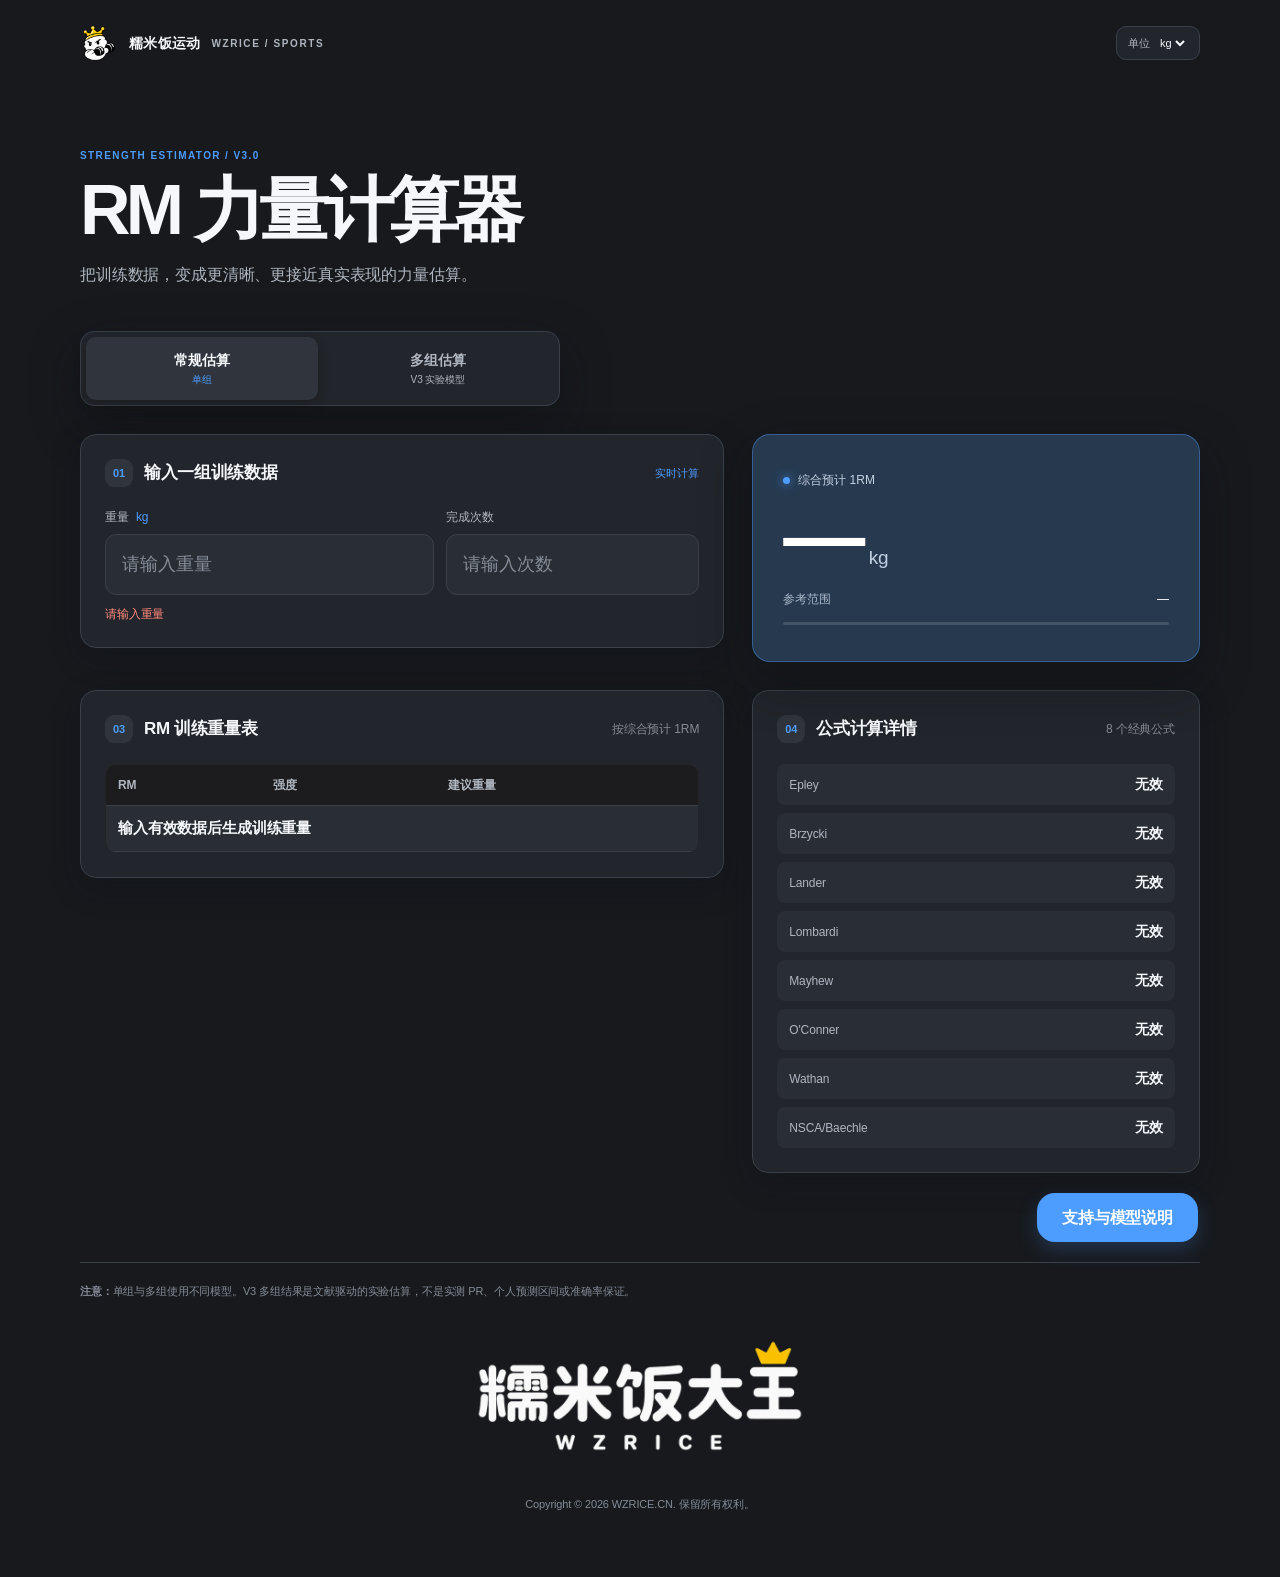
<file: rm-calculator/index.html>
<!doctype html>
<html lang="zh-CN">
  <head>
    <meta charset="UTF-8" />
    <meta name="viewport" content="width=device-width, initial-scale=1, maximum-scale=1, user-scalable=no" />
    <meta name="theme-color" content="#101315" />
    <title>RM 力量计算器 · 糯米饭运动</title>
    <link rel="icon" type="image/png" href="./favicon.png?v=20260926" />
    <link rel="apple-touch-icon" href="./apple-touch-icon.png" />
    <link rel="stylesheet" href="./styles.css" />
    <link rel="stylesheet" href="./rm-overrides.css" />
    <link rel="stylesheet" href="./minimal.css" />
    <link rel="stylesheet" href="./apple-blue.css" />
    <link rel="stylesheet" href="./rebuild.css" />
    <link rel="stylesheet" href="./final-colors.css" />
    <link rel="stylesheet" href="./brand-final.css" />
    <link rel="stylesheet" href="./footer-logo.css" />
    <link rel="stylesheet" href="./support-entry.css" />
    <link rel="stylesheet" href="./layout-v3.css?v=20260927-1" />
  </head>
  <body>
    <main class="shell">
      <header class="topbar">
        <div class="brand"><img class="brand-logo" src="./sports-logo.webp" alt="糯米饭运动" /><span class="brand-cn">糯米饭运动</span><span class="brand-en">WZRICE / SPORTS</span></div>
        <div class="top-controls">
          <label class="compact-select"><span>单位</span><select id="unit"><option value="kg">kg</option><option value="lb">lb</option></select></label>
        </div>
      </header>

      <section class="hero">
        <div>
          <p class="eyebrow">STRENGTH ESTIMATOR / V3.0</p>
          <h1>RM 力量计算器</h1>
          <p class="hero-copy">把训练数据，变成更清晰、更接近真实表现的力量估算。</p>
        </div>
        <div class="hero-orbit"><span>RM</span><i></i><b></b></div>
      </section>

      <nav class="mode-switch" aria-label="计算模式">
        <button class="mode active" data-mode="single">常规估算 <small>单组</small></button>
        <button class="mode" data-mode="multi">多组估算 <small>V3 实验模型</small></button>
      </nav>

      <div class="calculator-layout">
        <div class="input-column">
          <section id="single-panel" class="panel">
            <div class="panel-heading"><div><span class="step">01</span><h2>输入一组训练数据</h2></div><span class="live-pill">实时计算</span></div>
            <div class="input-grid single-grid">
              <label class="field field-wide"><span>重量 <em id="single-weight-unit">kg</em></span><input id="single-weight" type="number" min="0" step="0.1" placeholder="请输入重量" /></label>
              <label class="field"><span>完成次数</span><input id="single-reps" type="number" min="1" max="30" step="1" placeholder="请输入次数" /></label>
            </div>
            <p id="single-error" class="error" role="alert"></p>
          </section>

          <section id="multi-panel" class="panel hidden">
            <div class="panel-heading"><div><span class="step">01</span><h2>记录正式训练组</h2></div><div class="multi-actions"><button id="reset-multi" class="button reset">重置</button></div></div>
            <p class="helper">仅填写同一动作、同一重量的 2～8 个正式组。默认只需判断最后一组的剩余余力。</p>
            <div class="input-grid multi-session-grid">
              <label class="field"><span>统一重量 <em id="multi-weight-unit">kg</em></span><input id="multi-weight" type="number" min="0" step="0.1" placeholder="请输入重量" /></label>
              <label class="field"><span>动作</span><select id="exercise"><option value="bench_press">卧推</option><option value="squat">深蹲（迁移估算）</option><option value="deadlift">硬拉（迁移估算）</option><option value="other">其他动作（迁移估算）</option></select></label>
              <label class="field"><span>统一组间休息</span><select id="uniform-rest"><option value="1">1 分钟</option><option value="2">2 分钟</option><option value="3">3 分钟</option><option value="4">4 分钟</option><option value="5">5 分钟</option></select></label>
              <label class="field"><span>最后一组还剩几次余力？</span><select id="last-effort"><option value="near">接近力竭（RIR 0～1）</option><option value="0">已经力竭（RIR 0）</option><option value="1">还可完成 1 次</option><option value="2">还可完成 2 次</option><option value="3">还可完成 3 次</option><option value="4">还可完成 4 次</option><option value="unknown">不知道</option></select></label>
            </div>
            <div class="set-list" id="set-list"></div>
            <div class="set-list-actions"><button id="add-set" class="button ghost" disabled>＋ 添加训练组</button></div>
            <button id="advanced-toggle" class="button detail-toggle" type="button" aria-expanded="false">逐组设置 RIR / 休息</button>
            <p id="multi-error" class="error" role="alert"></p>
          </section>
        </div>

        <aside class="results-column" aria-label="估算结果">
          <section class="result-card">
            <div class="result-label"><span class="pulse"></span><span id="result-title">综合预计 1RM</span></div>
            <div class="result-value"><strong id="main-result">—</strong><span id="main-unit">kg</span></div>
            <div class="result-meta"><span id="range-label">参考范围</span><strong id="result-range">—</strong></div>
            <div class="result-bar"><span id="result-bar-fill"></span></div>
          </section>

          <section id="multi-summary" class="panel hidden">
            <div class="panel-heading"><div><span class="step">02</span><h2>训练表现摘要</h2></div><span class="model-badge">V3.0 BETA</span></div>
            <div class="model-state"><strong id="model-status" data-status="empty">等待输入</strong><span id="model-message">填写 2～8 个同重量工作组后生成实验估算。</span></div>
            <div class="metric-grid v3-metrics">
              <div class="metric"><span>工作组</span><strong id="sets-result">—</strong></div>
              <div class="metric"><span>总次数</span><strong id="reps-result">—</strong></div>
              <div class="metric"><span>总训练量</span><strong id="volume-result">—</strong></div>
              <div class="metric"><span>末组次数保持</span><strong id="retention-result">—</strong></div>
            </div>
          </section>
        </aside>
      </div>

      <div class="analysis-grid">
        <section class="panel table-panel">
          <div class="panel-heading"><div><span class="step">03</span><h2>RM 训练重量表</h2></div><span class="muted">按综合预计 1RM</span></div>
          <div class="rm-table-wrap"><table><thead><tr><th>RM</th><th>强度</th><th>建议重量</th></tr></thead><tbody id="rm-table"></tbody></table></div>
        </section>

        <section class="panel formulas-panel">
          <div class="panel-heading"><div><span class="step">04</span><h2 id="detail-title">公式计算详情</h2></div><span class="muted" id="detail-note">8 个经典公式</span></div>
          <div class="formula-list" id="formula-list"></div>
        </section>
      </div>

      <section class="footer-actions"><a class="support-link" href="/support">支持与模型说明</a></section>
      <footer>
        <p><strong>注意：</strong>单组与多组使用不同模型。V3 多组结果是文献驱动的实验估算，不是实测 PR、个人预测区间或准确率保证。</p>
        <img class="footer-logo" src="./rice-king-wordmark.webp" alt="糯米饭大王 WZRICE" />
        <p class="copyright">Copyright © 2026 WZRICE.CN. 保留所有权利。</p>
      </footer>
    </main>
    <script src="./interaction-guard.js"></script>
    <script type="module" src="./app.js?v=20260926-v3"></script>
  </body>
</html>
</file>
<file: rm-calculator/styles.css>
:root{--bg:#0d1011;--surface:#171b1d;--surface2:#202628;--line:#30383a;--text:#f0f4f1;--muted:#94a19d;--lime:#d5f75e;--lime2:#a8cb39;--red:#ff887c;--shadow:0 24px 80px #0008}*{box-sizing:border-box}body{margin:0;background:radial-gradient(circle at 75% 0,#23372b55,transparent 32%),var(--bg);color:var(--text);font:14px/1.5 Inter,ui-sans-serif,system-ui,-apple-system,BlinkMacSystemFont,"Segoe UI",sans-serif}button,input,select{font:inherit}button{cursor:pointer}.shell{width:min(900px,calc(100% - 32px));margin:auto;padding:22px 0 64px}.topbar,.brand,.top-controls,.compact-select,.panel-heading,.panel-heading>div,.footer-actions,.result-label,.result-meta{display:flex;align-items:center}.topbar{justify-content:space-between;border-bottom:1px solid #ffffff12;padding-bottom:20px}.brand{gap:10px;color:var(--muted);font-size:10px;letter-spacing:.16em;font-weight:700}.brand-mark{display:grid;place-items:center;width:27px;height:27px;border-radius:9px;background:var(--lime);color:#132008;font-weight:950;font-size:16px}.top-controls{gap:8px}.compact-select{gap:6px;border:1px solid var(--line);border-radius:10px;padding:6px 9px;color:var(--muted);font-size:11px}.compact-select select{background:transparent;color:var(--text);border:0;outline:0;font-weight:700}.compact-select option{background:var(--surface)}.hero{display:flex;justify-content:space-between;align-items:center;padding:48px 8px 38px}.eyebrow{margin:0 0 12px;color:var(--lime);font-size:10px;font-weight:800;letter-spacing:.18em}.hero h1{font-size:clamp(34px,8vw,62px);line-height:1;margin:0;letter-spacing:-.06em}.hero-copy{color:var(--muted);margin:17px 0 0;font-size:15px}.hero-orbit{position:relative;width:116px;height:116px;border:1px solid #d5f75e55;border-radius:50%;display:grid;place-items:center;color:var(--lime);font-weight:950;font-size:23px;box-shadow:0 0 50px #d5f75e15}.hero-orbit:before,.hero-orbit:after{content:"";position:absolute;border:1px solid #d5f75e22;border-radius:50%;inset:15px;transform:rotate(35deg)}.hero-orbit:after{inset:29px;transform:rotate(-35deg)}.hero-orbit i,.hero-orbit b{position:absolute;width:7px;height:7px;background:var(--lime);border-radius:50%;top:12px;right:19px;box-shadow:0 0 15px var(--lime)}.hero-orbit b{top:auto;right:auto;bottom:22px;left:12px;background:#fff}.mode-switch{display:grid;grid-template-columns:1fr 1fr;gap:4px;padding:4px;background:#161a1b;border:1px solid var(--line);border-radius:14px;margin-bottom:16px}.mode{border:0;background:transparent;color:var(--muted);border-radius:10px;padding:14px 12px;font-weight:800;text-align:left}.mode small{display:block;color:inherit;font-weight:500;font-size:11px;margin-top:2px}.mode.active{background:var(--lime);color:#16200e}.panel{background:linear-gradient(145deg,#1a1f20,#131718);border:1px solid var(--line);border-radius:18px;padding:22px;margin:16px 0;box-shadow:0 12px 45px #0002}.hidden{display:none!important}.panel-heading{justify-content:space-between;gap:12px;margin-bottom:18px}.panel-heading>div{gap:11px}.step{display:grid;place-items:center;width:29px;height:29px;border-radius:9px;background:#2b3433;color:var(--lime);font-size:11px;font-weight:800}.panel h2{margin:0;font-size:17px;letter-spacing:-.02em}.live-pill,.model-badge{color:var(--lime);font-size:10px;letter-spacing:.1em;font-weight:800}.model-badge{color:var(--muted);border:1px solid var(--line);padding:5px 8px;border-radius:6px}.input-grid{display:grid;grid-template-columns:1.3fr 1fr;gap:12px}.field{display:grid;gap:8px;color:var(--muted);font-size:12px;font-weight:700}.field em{font-style:normal;color:var(--lime);margin-left:4px}.field input,.set-row input,.set-row select{width:100%;border:1px solid var(--line);border-radius:11px;background:#0e1213;color:var(--text);padding:14px 13px;outline:0;font-size:17px;font-weight:750}.field input:focus,.set-row input:focus,.set-row select:focus{border-color:var(--lime);box-shadow:0 0 0 3px #d5f75e18}.error{min-height:0;margin:10px 0 0;color:var(--red);font-size:12px}.button{border:0;border-radius:10px;padding:11px 14px;font-weight:800}.button.ghost{background:#2a3332;color:var(--lime);font-size:12px}.button.danger{background:transparent;border:1px solid #713f3c;color:var(--red);font-size:12px}.helper,.muted{color:var(--muted);font-size:12px}.helper{margin:-6px 0 18px}.set-list{display:grid;gap:9px}.set-row{display:grid;grid-template-columns:30px minmax(80px,1.2fr) minmax(64px,.8fr) minmax(64px,.7fr) minmax(74px,.7fr) 32px;gap:8px;align-items:end;padding:10px;border:1px solid var(--line);border-radius:13px;background:#111516}.set-index{color:var(--muted);font-weight:800;text-align:center;padding-bottom:14px}.set-row label{display:grid;gap:5px;color:var(--muted);font-size:10px}.set-row input,.set-row select{padding:9px 8px;font-size:14px}.set-row select{appearance:auto}.set-row .remove{border:0;background:transparent;color:var(--muted);font-size:20px;padding:0 0 10px}.set-row.is-warmup{opacity:.6}.result-card{position:relative;overflow:hidden;background:linear-gradient(135deg,#293b28,#16221b 60%,#111918);border:1px solid #a8cb3955;border-radius:20px;padding:25px;margin:20px 0;box-shadow:var(--shadow)}.result-card:after{content:"";position:absolute;width:220px;height:220px;border:1px solid #d5f75e20;border-radius:50%;right:-55px;top:-100px}.result-label{gap:8px;color:#c7d6c7;font-size:12px;font-weight:800;letter-spacing:.08em}.pulse{width:7px;height:7px;border-radius:50%;background:var(--lime);box-shadow:0 0 15px var(--lime)}.result-value{display:flex;align-items:baseline;gap:10px;margin:6px 0 13px}.result-value strong{font-size:clamp(52px,12vw,82px);line-height:1;letter-spacing:-.08em;color:var(--lime)}.result-value span{font-size:19px;color:#d0d9cc;font-weight:800}.result-meta{justify-content:space-between;color:var(--muted);font-size:12px}.result-meta strong{color:var(--text)}.result-bar{height:4px;background:#ffffff12;border-radius:4px;margin-top:14px}.result-bar span{display:block;height:100%;width:72%;background:var(--lime);border-radius:4px}.metric-grid{display:grid;grid-template-columns:repeat(3,1fr);gap:10px}.metric{padding:15px;background:#111516;border:1px solid var(--line);border-radius:12px}.metric span,.bonus-breakdown span{display:block;color:var(--muted);font-size:11px}.metric strong{display:block;margin-top:6px;font-size:20px}.metric.accent{border-color:#d5f75e66}.metric.accent strong{color:var(--lime)}.bonus-breakdown{display:grid;grid-template-columns:repeat(3,1fr);gap:10px;padding-top:18px;margin-top:18px;border-top:1px solid var(--line)}.bonus-breakdown b{font-size:16px;color:var(--lime)}.formula-list{display:grid;grid-template-columns:repeat(2,1fr);gap:8px}.formula-line{display:flex;justify-content:space-between;align-items:center;padding:10px 12px;border-radius:10px;background:#111516}.formula-line span{color:var(--muted);font-size:12px}.formula-line b{font-variant-numeric:tabular-nums}.formula-line.average{grid-column:1/-1;background:#293526;color:var(--lime);border:1px solid #d5f75e33}.rm-table-wrap{overflow:auto}table{width:100%;border-collapse:collapse;min-width:330px}th,td{text-align:left;padding:11px 12px;border-bottom:1px solid var(--line);font-size:12px}th{color:var(--muted);font-weight:600}td:nth-child(2){color:var(--muted)}td:last-child{font-size:15px;font-weight:800;color:var(--lime)}.footer-actions{justify-content:space-between;gap:16px;margin:20px 2px;color:var(--muted);font-size:11px}footer{border-top:1px solid var(--line);padding-top:20px;color:#718078;font-size:11px;display:flex;justify-content:space-between;gap:20px}footer p{max-width:680px;margin:0}footer span{white-space:nowrap;color:#56645d;font-weight:800;letter-spacing:.12em}@media(max-width:600px){.shell{width:min(100% - 22px,900px);padding-top:12px}.hero{padding:38px 4px 30px}.hero-orbit{width:82px;height:82px;font-size:17px}.hero-orbit:before{inset:11px}.hero-orbit:after{inset:21px}.hero-orbit i{top:8px;right:14px}.hero-orbit b{bottom:16px;left:8px}.panel{padding:17px;border-radius:15px}.set-row{grid-template-columns:22px 1.2fr .8fr .65fr .75fr 25px;gap:5px}.set-row input,.set-row select{font-size:12px;padding:9px 5px}.set-row label{font-size:9px}.metric-grid,.bonus-breakdown{gap:6px}.metric{padding:11px 8px}.metric strong{font-size:16px}.formula-list{grid-template-columns:1fr}.formula-line.average{grid-column:auto}footer{display:block}footer span{display:block;margin-top:14px}.footer-actions{align-items:flex-start}.footer-actions span{max-width:120px;text-align:right}}
.interaction-guard-enabled,.interaction-guard-enabled body,.interaction-guard-enabled *{user-select:none;-webkit-user-select:none;-webkit-touch-callout:none}.interaction-guard-enabled input,.interaction-guard-enabled textarea,.interaction-guard-enabled select{user-select:text;-webkit-user-select:text}.interaction-guard-enabled img,.interaction-guard-enabled svg{user-select:none;-webkit-user-select:none;-webkit-user-drag:none}
</file>
<file: rm-calculator/rm-overrides.css>
.button.ghost:disabled{cursor:not-allowed;opacity:.42;color:var(--muted)}
.multi-actions{display:flex;align-items:center;gap:8px}
.button.reset{background:transparent;border:1px solid var(--line);color:var(--muted);font-size:12px}
.common-rm{background:#293526;border-left:3px solid var(--lime)}
.common-rm td{font-weight:800;color:var(--text)}
.common-rm td:last-child{color:var(--lime);font-size:17px}
.common-tag{display:inline-block;margin-left:8px;padding:2px 6px;border-radius:5px;background:var(--lime);color:#17210e;font-size:9px;vertical-align:middle}
.multi-session-grid{grid-template-columns:repeat(2,minmax(0,1fr));margin-bottom:14px}
.field select{width:100%;min-height:54px;padding:12px 13px;border:1px solid var(--line);border-radius:11px;background:var(--surface-2);color:var(--text);font-weight:700;outline:0}
.field select:focus{border-color:var(--blue);box-shadow:0 0 0 3px #4d9cff30}
.v3-row{grid-template-columns:30px minmax(110px,1fr) 32px}
.v3-row.advanced{grid-template-columns:30px minmax(90px,1fr) minmax(74px,.8fr) minmax(82px,.9fr) 32px}
.v3-row:not(.advanced) .advanced-field{display:none}
.v3-row .remove:disabled{cursor:not-allowed;opacity:.25}
.detail-toggle{margin-top:12px;background:transparent;border:1px solid var(--line);color:var(--muted);font-size:12px}
.model-state{display:flex;align-items:flex-start;gap:12px;margin:-3px 0 18px;padding:13px 14px;border:1px solid var(--line);border-radius:11px;background:var(--surface-2)}
.model-state strong{white-space:nowrap;color:var(--blue)}
.model-state span{color:var(--muted);font-size:12px}
#model-status[data-status="review_required"],#model-status[data-status="unsupported"],#model-status[data-status="invalid"]{color:var(--danger)}
#model-status[data-status="caution_experimental"],#model-status[data-status="extrapolation_experimental"],#model-status[data-status="transfer_experimental"]{color:#ffc66d}
.v3-metrics{grid-template-columns:repeat(4,1fr)}
@media(max-width:600px){.multi-session-grid{grid-template-columns:1fr}.v3-row,.v3-row.advanced{grid-template-columns:22px minmax(72px,1fr) minmax(62px,.7fr) minmax(70px,.8fr) 25px}.v3-row:not(.advanced){grid-template-columns:22px minmax(100px,1fr) 25px}.v3-metrics{grid-template-columns:repeat(2,1fr)}.model-state{display:grid;gap:4px}}
</file>
<file: rm-calculator/minimal.css>
:root{
  --bg:#0b0b0c;--surface:#151516;--surface-raised:#1c1c1e;--line:#303034;--line-soft:#242427;
  --text:#f5f5f7;--muted:#98989f;--subtle:#6e6e73;--accent:#e8e8ed;--focus:#ffffff;
}
*{box-sizing:border-box}
body{background:var(--bg);color:var(--text);font-family:-apple-system,BlinkMacSystemFont,"SF Pro Display","Helvetica Neue",Arial,sans-serif;letter-spacing:-.01em}
.shell{width:min(760px,calc(100% - 40px));padding:28px 0 72px}
.topbar{border-bottom:1px solid var(--line-soft);padding-bottom:18px}
.brand{color:var(--subtle);font-size:10px;letter-spacing:.14em}.brand-mark{width:25px;height:25px;border-radius:50%;background:var(--text);color:var(--bg);font-size:13px}
.compact-select{border:0;padding:4px 0 4px 9px;color:var(--subtle);background:transparent}.compact-select select{color:var(--text);font-weight:500}
.hero{padding:76px 0 54px;display:block}.hero h1{font-size:clamp(42px,8vw,72px);font-weight:650;letter-spacing:-.065em}.eyebrow{color:var(--subtle);font-size:10px;letter-spacing:.15em}.hero-copy{color:var(--muted);font-size:16px;margin-top:20px}
.hero-orbit{display:none}
.mode-switch{background:var(--surface);border:1px solid var(--line-soft);border-radius:11px;padding:3px;margin-bottom:24px}.mode{padding:12px 16px;text-align:center;color:var(--muted);font-weight:500}.mode small{margin-top:1px;font-size:10px}.mode.active{background:var(--surface-raised);color:var(--text);box-shadow:0 1px 2px #000}
.panel{background:transparent;border:0;border-top:1px solid var(--line);border-radius:0;padding:26px 0;margin:0;box-shadow:none}.panel-heading{margin-bottom:22px}.step{width:auto;height:auto;background:none;color:var(--subtle);font-size:11px}.panel h2{font-size:16px;font-weight:600}.live-pill,.model-badge{color:var(--subtle);font-weight:500;letter-spacing:0;font-size:11px}.model-badge{border:0;padding:0}
.field,.set-row label{color:var(--muted);font-weight:500}.field input,.set-row input,.set-row select{background:var(--surface);border:1px solid var(--line);border-radius:10px;color:var(--text);font-weight:500}.field input{padding:16px;font-size:18px}.field input::placeholder,.set-row input::placeholder{color:var(--subtle)}.field input:focus,.set-row input:focus,.set-row select:focus{border-color:var(--focus);box-shadow:0 0 0 3px #fff1;outline:0}
.helper,.muted{color:var(--subtle)}.button{border-radius:8px;font-weight:500}.button.ghost{background:var(--text);color:var(--bg)}.button.reset{border-color:var(--line);color:var(--muted)}
.set-row{background:var(--surface);border:1px solid var(--line-soft);border-radius:12px;padding:14px}.set-index{color:var(--subtle)}.set-row input,.set-row select{background:#101011;border-color:var(--line);padding:11px 9px;font-size:14px}.set-row .remove{color:var(--subtle)}
.result-card{background:var(--surface);border:1px solid var(--line);border-radius:16px;padding:28px;margin:22px 0 0;box-shadow:0 20px 50px #0005}.result-card:after{display:none}.result-label{color:var(--muted);font-weight:500;letter-spacing:0}.pulse{background:var(--text);box-shadow:none}.result-value strong{color:var(--text);font-weight:650;letter-spacing:-.08em}.result-value span{color:var(--muted);font-weight:500}.result-meta{color:var(--subtle)}.result-meta strong{color:var(--muted);font-weight:500}.result-bar{background:var(--line);height:2px}.result-bar span{background:var(--text)}
.metric-grid{gap:8px}.metric{background:var(--surface);border:1px solid var(--line-soft);border-radius:10px}.metric strong{font-weight:600}.metric.accent{border-color:var(--line)}.metric.accent strong{color:var(--text)}.bonus-breakdown{border-color:var(--line-soft)}.bonus-breakdown b{color:var(--text);font-weight:500}
.formula-line{background:var(--surface);border-radius:8px}.formula-line.average{background:var(--surface-raised);border:1px solid var(--line);color:var(--text)}.formula-line span{color:var(--muted)}
th,td{border-color:var(--line-soft)}th{color:var(--subtle)}td:last-child{color:var(--text);font-weight:600}.common-rm{background:var(--surface-raised);border-left:2px solid var(--text)}.common-rm td:last-child{color:var(--text)}.common-tag{background:var(--text);color:var(--bg);font-weight:600}
.footer-actions{color:var(--subtle)}.button.danger{border-color:var(--line);color:var(--muted)}footer{border-color:var(--line-soft);color:var(--subtle)}footer span{color:var(--subtle)}
@media(max-width:600px){.shell{width:min(100% - 28px,760px);padding-top:16px}.hero{padding:58px 0 38px}.hero-copy{font-size:15px}.panel{padding:22px 0}.result-card{padding:23px 20px}.set-row{grid-template-columns:22px 1.2fr .8fr .65fr .75fr 25px}.set-row input,.set-row select{font-size:12px}.footer-actions{margin-top:22px}}
</file>
<file: rm-calculator/apple-blue.css>
:root{--accent:#0a84ff;--focus:#0a84ff}
.brand-logo{width:32px;height:32px;object-fit:contain;border-radius:8px}
.mode.active small,.live-pill{color:var(--accent)}
.field input:focus,.set-row input:focus,.set-row select:focus{border-color:var(--accent);box-shadow:0 0 0 3px #0a84ff33;outline:0}
.button.ghost{background:var(--accent);color:#fff}
.result-bar span{background:var(--accent)}
.metric.accent{border-color:#0a84ff66}.metric.accent strong,.bonus-breakdown b{color:var(--accent)}
.common-rm{background:#101d2b;border-left:2px solid var(--accent)}.common-rm td:last-child{color:var(--accent)}
</file>
<file: rm-calculator/rebuild.css>
:root{--bg:#17191d;--surface:#22252b;--surface-2:#292d34;--surface-3:#30353d;--line:#3a4049;--text:#f5f7fa;--muted:#b0b6c0;--subtle:#858c97;--blue:#4d9cff;--blue-soft:#1f4167;--danger:#ff8b8b;--shadow:0 18px 50px #0d0f1370}
*{box-sizing:border-box}
body{margin:0;background:radial-gradient(circle at 50% -20%,#3e4655 0,#202329 34%,var(--bg) 72%);color:var(--text);font-family:-apple-system,BlinkMacSystemFont,"SF Pro Display","Helvetica Neue",Arial,sans-serif;font-size:14px;line-height:1.5}
.shell{width:min(920px,calc(100% - 40px));padding:24px 0 72px}
.topbar{border:0;padding:0 0 22px}.brand{gap:11px;color:var(--muted)}.brand-logo{width:38px;height:38px;border-radius:10px}.brand span:last-child{font-size:10px;letter-spacing:.16em;font-weight:600}.compact-select{background:var(--surface);border:1px solid var(--line);border-radius:10px;padding:8px 11px;color:var(--muted)}.compact-select select{color:var(--text)}
.hero{padding:54px 4px 42px}.eyebrow{color:var(--blue);font-weight:700;letter-spacing:.14em}.hero h1{font-size:clamp(42px,8vw,70px);font-weight:650;letter-spacing:-.07em}.hero-copy{color:var(--muted);font-size:16px;margin-top:18px}
.mode-switch{padding:5px;background:var(--surface);border:1px solid var(--line);border-radius:14px;margin-bottom:18px;box-shadow:var(--shadow)}.mode{padding:13px 15px;color:var(--muted);font-weight:600}.mode.active{background:var(--surface-3);color:var(--text);box-shadow:0 4px 12px #1116}.mode.active small,.live-pill{color:var(--blue)}
.panel{background:var(--surface);border:1px solid var(--line);border-radius:16px;padding:24px;margin:16px 0;box-shadow:0 10px 30px #10121855}.panel-heading{margin-bottom:21px}.step{width:28px;height:28px;border-radius:9px;background:var(--surface-3);color:var(--blue);font-size:11px}.panel h2{font-size:17px;font-weight:650}.muted,.helper{color:var(--subtle)}
.field,.set-row label{color:var(--muted)}.field input,.set-row input,.set-row select{background:var(--surface-2);border:1px solid var(--line);color:var(--text);border-radius:11px}.field input{padding:16px;font-size:18px}.field input::placeholder,.set-row input::placeholder{color:var(--subtle)}.field input:focus,.set-row input:focus,.set-row select:focus{border-color:var(--blue);box-shadow:0 0 0 3px #4d9cff30;outline:0}
.button{border-radius:10px;font-weight:650}.button.ghost{background:var(--blue);color:#fff}.button.ghost:disabled{background:var(--surface-3);color:var(--subtle);opacity:1}.button.reset{border-color:var(--line);color:var(--muted)}
.set-list{gap:10px}.set-row{background:var(--surface-2);border-color:var(--line);border-radius:12px;padding:13px}.set-index{color:var(--blue)}.set-row input,.set-row select{background:var(--bg);padding:11px 9px}.set-row .remove{color:var(--muted)}
.result-card{background:linear-gradient(135deg,#26394f,#26303c);border:1px solid #4d9cff66;border-radius:18px;padding:30px;margin:22px 0;box-shadow:var(--shadow)}.result-label{color:#c4d1e2}.pulse{background:var(--blue);box-shadow:0 0 12px #4d9cff}.result-value strong{color:#fff;font-weight:650}.result-value span{color:#c4d1e2}.result-meta{color:#aab8c9}.result-meta strong{color:#fff}.result-bar{background:#ffffff22;height:3px}.result-bar span{background:var(--blue)}
.metric{background:var(--surface-2);border-color:var(--line)}.metric.accent{border-color:#4d9cff80}.metric.accent strong,.bonus-breakdown b{color:var(--blue)}.bonus-breakdown{border-color:var(--line)}
.formula-line{background:var(--surface-2)}.formula-line.average{background:var(--blue-soft);border-color:#4d9cff66;color:#fff}.formula-line span{color:var(--muted)}
table{background:var(--surface-2);border-radius:12px;overflow:hidden}th,td{border-color:var(--line)}th{color:var(--muted)}td:last-child{color:#fff}.common-rm{background:#263b55;border-left:3px solid var(--blue)}.common-rm td:last-child{color:var(--blue)}
.footer-actions{color:var(--subtle)}.button.danger{border-color:#694247;color:var(--danger)}footer{border-color:var(--line);color:var(--subtle)}
@media(max-width:600px){.shell{width:min(100% - 24px,920px);padding-top:14px}.hero{padding:43px 3px 31px}.panel{padding:18px;border-radius:14px}.result-card{padding:25px 20px}.set-row{grid-template-columns:22px 1.2fr .8fr .65fr .75fr 25px}.set-row input,.set-row select{font-size:16px}.field input{font-size:16px}.metric{padding:12px 9px}.metric strong{font-size:16px}}
</file>
<file: rm-calculator/final-colors.css>
body{background:#17191d}
.field em{color:#4d9cff}
.result-card{background:#26394f}
td:last-child,.common-rm td:last-child{color:#f5f7fa}
</file>
<file: rm-calculator/brand-final.css>
.brand-cn{color:var(--text);font-size:14px;font-weight:650;letter-spacing:.02em}
.brand-en{font-size:10px;letter-spacing:.16em;font-weight:600}
</file>
<file: rm-calculator/footer-logo.css>
.footer-logo{display:block;width:min(330px,48vw);height:auto;object-fit:contain;margin:18px auto 0}
footer{display:grid;grid-template-columns:1fr;align-items:center}
footer p{max-width:760px}
.copyright{text-align:center;color:var(--subtle);font-size:11px;margin:22px auto 0!important}
@media(max-width:600px){.footer-logo{width:min(300px,76vw)}}
</file>
<file: rm-calculator/support-entry.css>
.footer-actions .support-link{display:inline-flex;align-items:center;justify-content:center;margin-left:auto;padding:15px 25px;border:0;border-radius:18px;background:#4d9cff;color:#fff;text-decoration:none;font-size:16px;font-weight:700;line-height:1.2;box-shadow:0 8px 20px #4d9cff35}
.footer-actions .support-link:hover{background:#67aaff;color:#fff}
@media(max-width:600px){.footer-actions .support-link{padding:14px 20px;border-radius:16px;font-size:15px}}
</file>
<file: rm-calculator/layout-v3.css>
/* Responsive workspace layout. Loaded last to keep layout rules predictable. */
.shell{width:min(1120px,calc(100% - 48px));padding-bottom:64px}
.hero{padding:64px 0 44px}
.hero-copy{max-width:560px}
.mode-switch{width:min(480px,100%);margin-bottom:28px}
.calculator-layout{display:grid;grid-template-columns:minmax(0,1.18fr) minmax(420px,.82fr);gap:28px;align-items:start}
.input-column,.results-column{min-width:0}
.input-column>.panel{margin:0;padding-top:24px}
.results-column{position:static;top:auto;align-self:start}
.results-column .result-card{margin:0;min-height:228px;display:flex;flex-direction:column;justify-content:center}
.results-column #multi-summary{margin:16px 0 0;padding:22px 0 0}
.results-column .v3-metrics{grid-template-columns:repeat(2,minmax(0,1fr))}
.results-column .metric{min-width:0;min-height:112px;display:flex;flex-direction:column;justify-content:space-between;gap:14px}
.results-column .metric span{line-height:1.45}
.results-column .metric strong{font-size:17px;line-height:1.25;overflow-wrap:anywhere}
.model-state{display:grid;gap:5px;line-height:1.55}
.model-state strong{white-space:normal}
.multi-session-grid{align-items:end;column-gap:16px;row-gap:20px}
.multi-session-grid .field{grid-template-rows:minmax(20px,auto) 58px;min-width:0;gap:8px}
.multi-session-grid .field>span{display:flex;align-items:flex-end;line-height:1.4}
.multi-session-grid input,.multi-session-grid select{height:58px;min-height:58px;padding:0 16px;line-height:normal}
.v3-row label{grid-template-rows:18px 52px;gap:7px;min-width:0}
.v3-row input,.v3-row select{height:52px;min-height:52px;padding:0 13px;line-height:normal}
.set-list-actions{display:flex;margin-top:12px}
.set-list-actions #add-set{width:100%;min-height:48px}
.analysis-grid{display:grid;grid-template-columns:minmax(0,1.18fr) minmax(420px,.82fr);gap:28px;align-items:start;margin-top:28px}
.analysis-grid>.panel{min-width:0;margin:0}
.analysis-grid .formulas-panel{position:static;top:auto}
.analysis-grid .formula-list{grid-template-columns:1fr}
.analysis-grid .formula-line.average{grid-column:auto}
@media(min-width:901px){
  .analysis-grid .rm-table-wrap{max-height:620px;overflow:auto;border:1px solid var(--line-soft);border-radius:10px}
  .analysis-grid table{border-radius:0}
  .analysis-grid thead{position:sticky;top:0;z-index:1;background:var(--surface-raised)}
}
@media(max-width:960px){
  .shell{width:min(760px,calc(100% - 36px))}
  .hero{padding:58px 0 40px}
  .mode-switch{width:100%;margin-bottom:20px}
  .calculator-layout,.analysis-grid{display:block}
  .results-column .result-card{min-height:0;margin-top:18px}
  .results-column #multi-summary{margin-top:0;padding-top:24px}
  .analysis-grid{margin-top:0}
  .multi-session-grid{grid-template-columns:repeat(2,minmax(0,1fr))}
}
@media(max-width:600px){
  .shell{width:min(100% - 24px,760px);padding-top:14px;padding-bottom:48px}
  .topbar{padding-bottom:14px}
  .brand-en{display:none}
  .hero{padding:42px 0 30px}
  .hero h1{font-size:clamp(39px,12vw,56px)}
  .hero-copy{margin-top:14px;line-height:1.65}
  .mode-switch{position:sticky;top:8px;z-index:5;box-shadow:0 10px 30px #0008}
  .panel-heading{align-items:flex-start;flex-wrap:wrap}
  .multi-actions{margin-left:auto}
  .multi-actions .button{padding:9px 11px}
  .multi-session-grid{grid-template-columns:repeat(2,minmax(0,1fr));column-gap:10px;row-gap:16px}
  .multi-session-grid input,.multi-session-grid select{padding:0 11px;font-size:14px}
  .multi-session-grid .field>span{font-size:11px}
  .input-column>.panel{padding-top:20px}
  .results-column .result-card{margin-top:14px}
  .result-value strong{font-size:clamp(52px,18vw,74px)}
  .model-state{padding:12px}
  .results-column .metric{min-height:104px}
  .analysis-grid .panel{padding-top:24px}
}
@media(max-width:420px){
  .panel-heading{gap:10px}
  .multi-actions{margin-left:auto}
  .v3-row.advanced{grid-template-columns:22px minmax(0,1fr) minmax(58px,.72fr) minmax(65px,.85fr) 22px;gap:4px;padding:11px 7px}
  .v3-row.advanced .set-index{font-size:11px}
  .v3-row.advanced input,.v3-row.advanced select{padding:0 7px}
}
</file>
